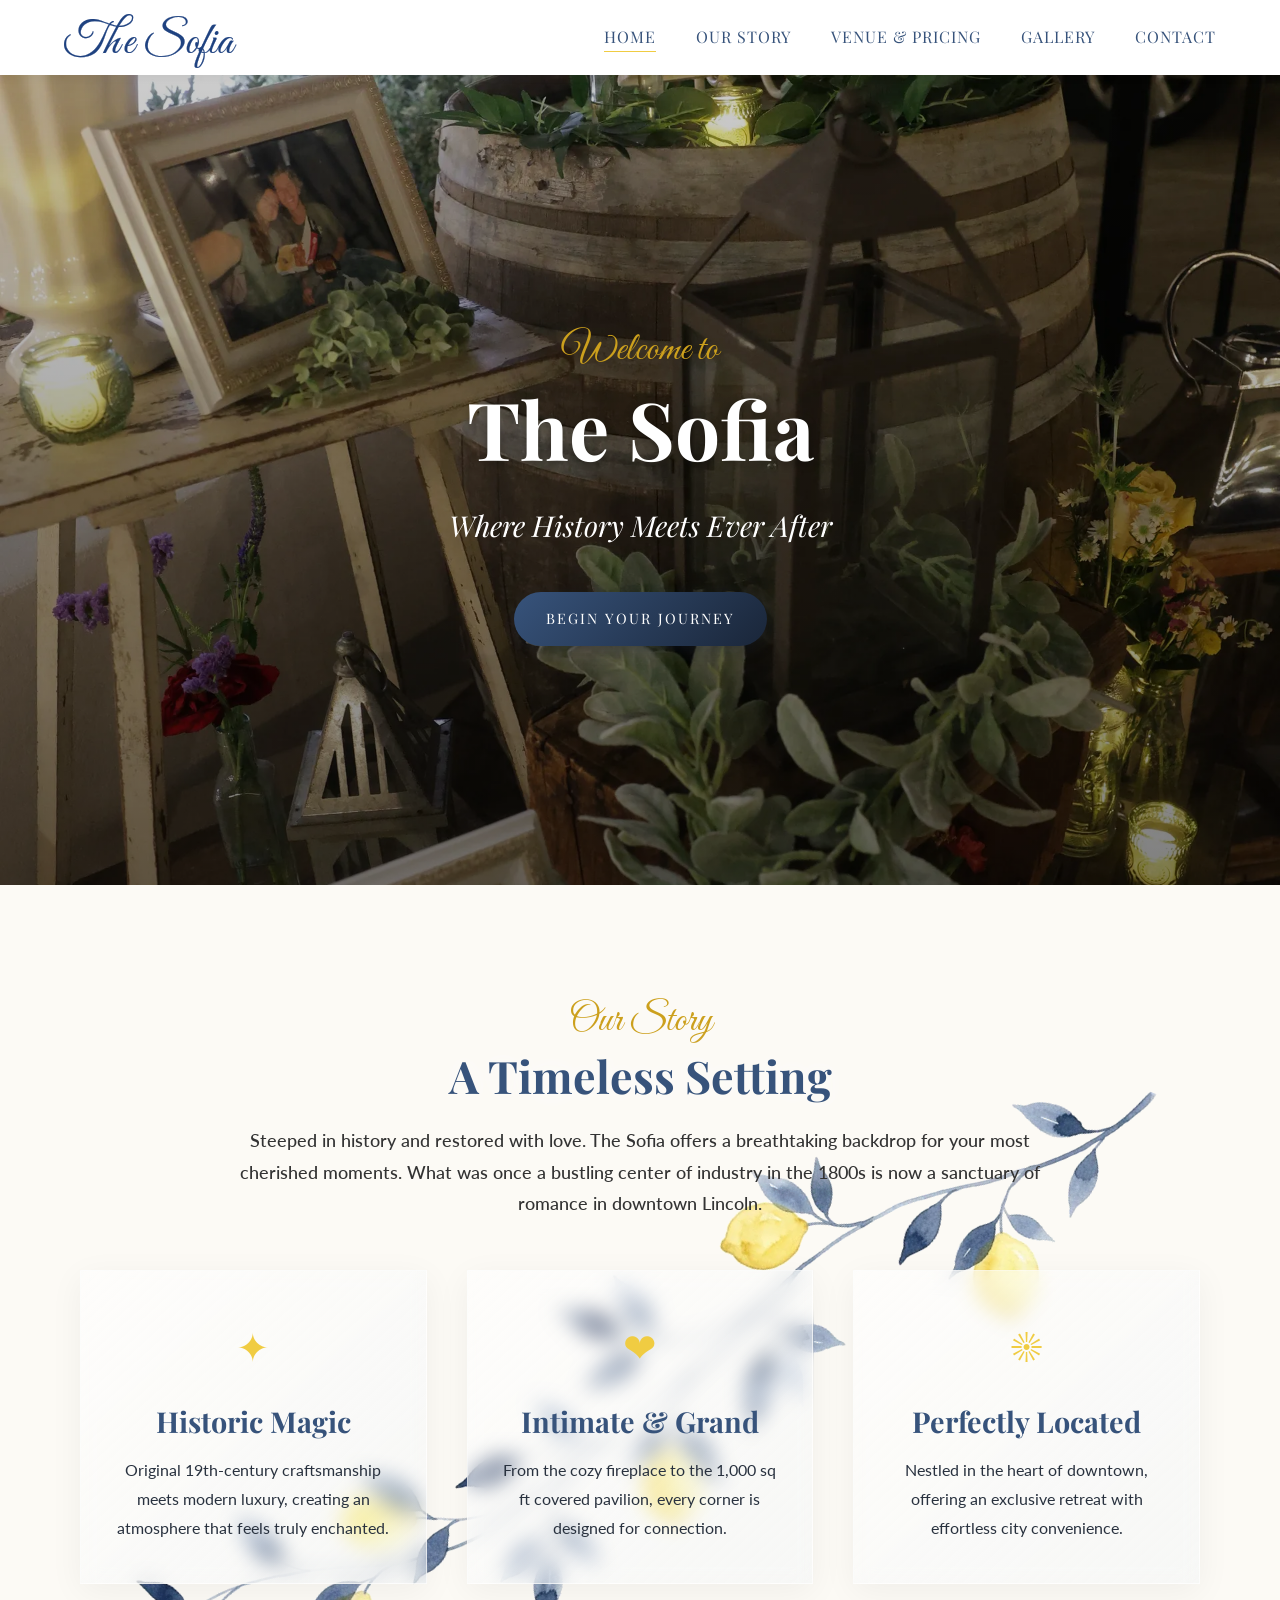
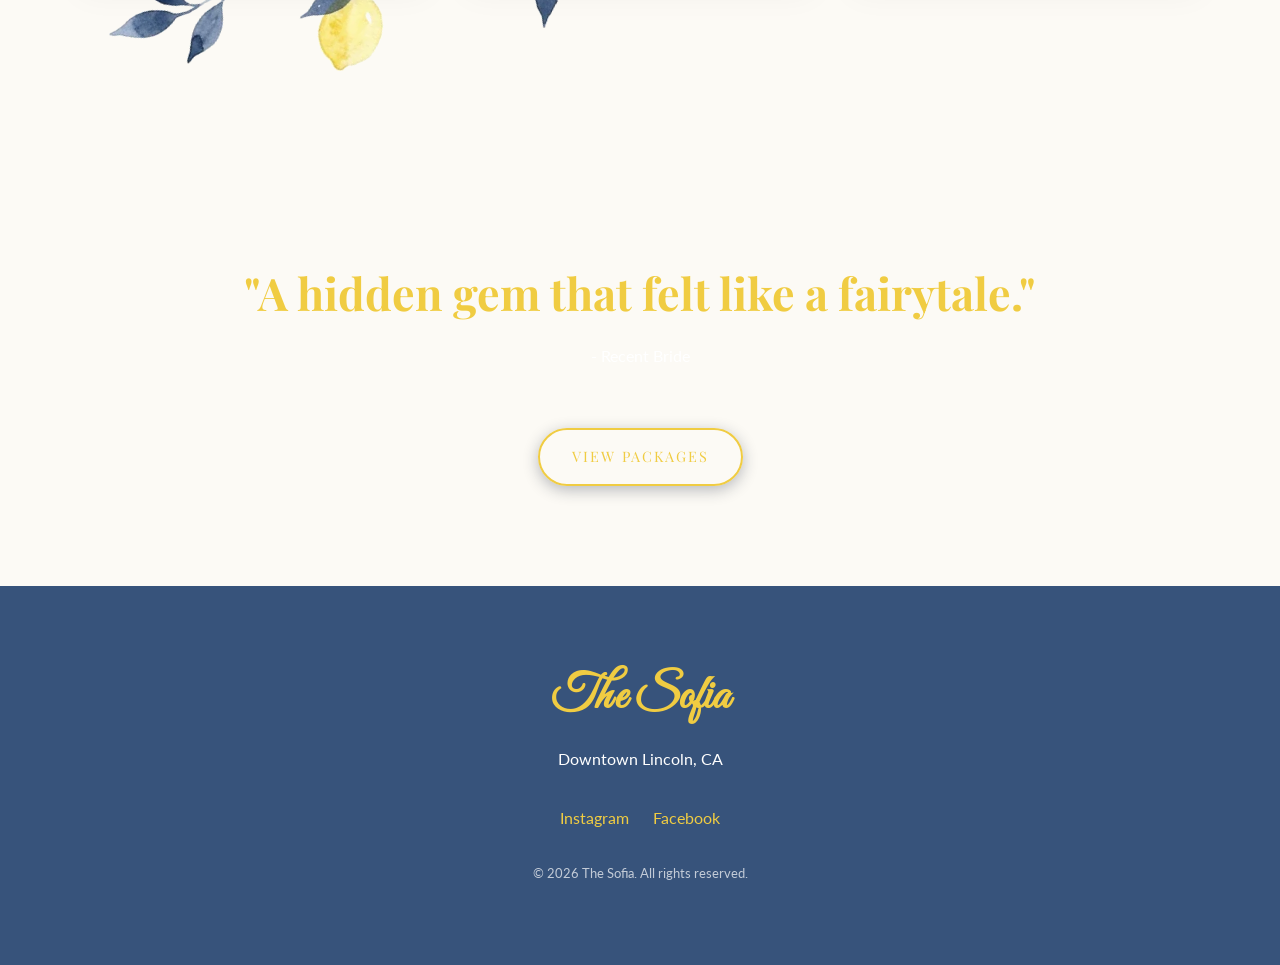
<file: index.html>
<!DOCTYPE html>
<html lang="en">

<head>
    <meta charset="UTF-8">
    <meta name="viewport" content="width=device-width, initial-scale=1.0">
    <title>The Sofia | A Magical Historic Venue</title>

    <!-- Performance Preloads -->
    <link rel="preload" as="image" href="R6II3298.webp?v=3">

    <!-- Google Fonts -->
    <link rel="preconnect" href="https://fonts.googleapis.com">
    <link rel="preconnect" href="https://fonts.gstatic.com" crossorigin>
    <link
        href="https://fonts.googleapis.com/css2?family=Great+Vibes&family=Lato:wght@300;400;700&family=Playfair+Display:ital,wght@0,400;0,700;1,400&display=swap"
        rel="stylesheet">

    <link rel="stylesheet" href="style.css?v=10">
</head>

<body>

    <!-- Header -->
    <header>
        <div class="container navbar">
            <div class="logo">
                <a href="index.html">The Sofia</a>
            </div>
            <nav>
                <ul class="nav-links">
                    <li><a href="index.html" class="active">Home</a></li>
                    <li><a href="history.html">Our Story</a></li>
                    <li><a href="venue.html">Venue & Pricing</a></li>
                    <li><a href="gallery.html">Gallery</a></li>
                    <li><a href="contact.html">Contact</a></li>
                </ul>
                <div class="hamburger">
                    <span>&#9776;</span>
                </div>
            </nav>
        </div>
    </header>

    <!-- Hero Section (Parallax) -->
    <!-- Using a high-quality event photo R6II3298.webp?v=3 instead of drone shot -->
    <section class="hero" style="background-image: url('R6II3298.webp?v=3');">
        <div class="hero-content">
            <span class="script-text">Welcome to</span>
            <h1>The Sofia</h1>
            <p>Where History Meets Ever After</p>
            <a href="venue.html" class="btn">Begin Your Journey</a>
        </div>
    </section>

    <!-- Intro & Features Section -->
    <section class="section-padding text-center" style="position: relative; overflow: hidden; background-color: var(--background-color); padding-bottom: 180px;">
        <div class="container" style="position: relative;">

            <!-- Diagonal vine decor -->
            <div class="decor-element decor-vine-diagonal" style="top: -50px; left: 50%; transform: translateX(-50%) rotate(20deg); z-index: 1;"></div>
            
            <!-- Mobile bottom decor -->
            <div class="decor-element decor-vine-diagonal mobile-only-decor" style="bottom: -150px; left: 50%; transform: translateX(-50%) rotate(-160deg); z-index: 1;"></div>

            <div class="glow-text" style="position: relative; z-index: 2; max-width: 800px; margin: 0 auto;">
                <span class="script-text">Our Story</span>
                <h2>A Timeless Setting</h2>
                <p style="font-size: 1.1rem; color: #333; margin-top: 20px; margin-bottom: 50px; font-weight: 500;">
                    Steeped in history and restored with love. The Sofia offers a breathtaking
                    backdrop for your most cherished moments. What was once a bustling center of industry
                    in the 1800s is now a sanctuary of romance in downtown Lincoln.
                </p>
            </div>

            <div class="grid-3" style="position: relative; z-index: 2; text-align: left;">
                <div class="feature-card">
                    <span class="feature-icon" style="text-align: center; display: block;">✦</span>
                    <h3 style="text-align: center;">Historic Magic</h3>
                    <p style="text-align: center;">Original 19th-century craftsmanship meets modern luxury, creating an atmosphere that feels truly
                        enchanted.</p>
                </div>
                <div class="feature-card">
                    <span class="feature-icon" style="text-align: center; display: block;">❤</span>
                    <h3 style="text-align: center;">Intimate & Grand</h3>
                    <p style="text-align: center;">From the cozy fireplace to the 1,000 sq ft covered pavilion, every corner is designed for
                        connection.</p>
                </div>
                <div class="feature-card">
                    <span class="feature-icon" style="text-align: center; display: block;">☀</span>
                    <h3 style="text-align: center;">Perfectly Located</h3>
                    <p style="text-align: center;">Nestled in the heart of downtown, offering an exclusive retreat with effortless city convenience.
                    </p>
                </div>
            </div>
        </div>
    </section>

    <!-- Testimonial / Mood -->
    <section class="section-padding text-center"
        style="background-image: linear-gradient(rgba(26, 38, 57, 0.9), rgba(55, 83, 123, 0.85)), url('R6II3214.webp?v=3'); background-size: cover; background-attachment: fixed; color: white;">
        <div class="container">
            <h2 style="color: var(--secondary-color);">"A hidden gem that felt like a fairytale."</h2>
            <p style="margin-top: 20px;">- Recent Bride</p>
            <br><br>
            <a href="venue.html" class="btn"
                style="background: transparent; border: 2px solid var(--secondary-color); color: var(--secondary-color);">View
                Packages</a>
        </div>
    </section>

    <!-- Footer -->
    <footer style="background-color: var(--primary-color); color: var(--white); padding: 80px 0; text-align: center;">
        <div class="container">
            <h3 style="color: var(--secondary-color); font-family: var(--font-script); font-size: 3rem;">The Sofia</h3>
            <p>Downtown Lincoln, CA</p>
            <div style="margin: 30px 0;">
                <a href="#" style="color: var(--secondary-color); margin: 0 10px;">Instagram</a>
                <a href="#" style="color: var(--secondary-color); margin: 0 10px;">Facebook</a>
            </div>
            <p style="opacity: 0.7; font-size: 0.8rem;">&copy; 2026 The Sofia. All rights reserved.</p>
        </div>
    </footer>

    <script src="script.js"></script>
</body>

</html>
</file>
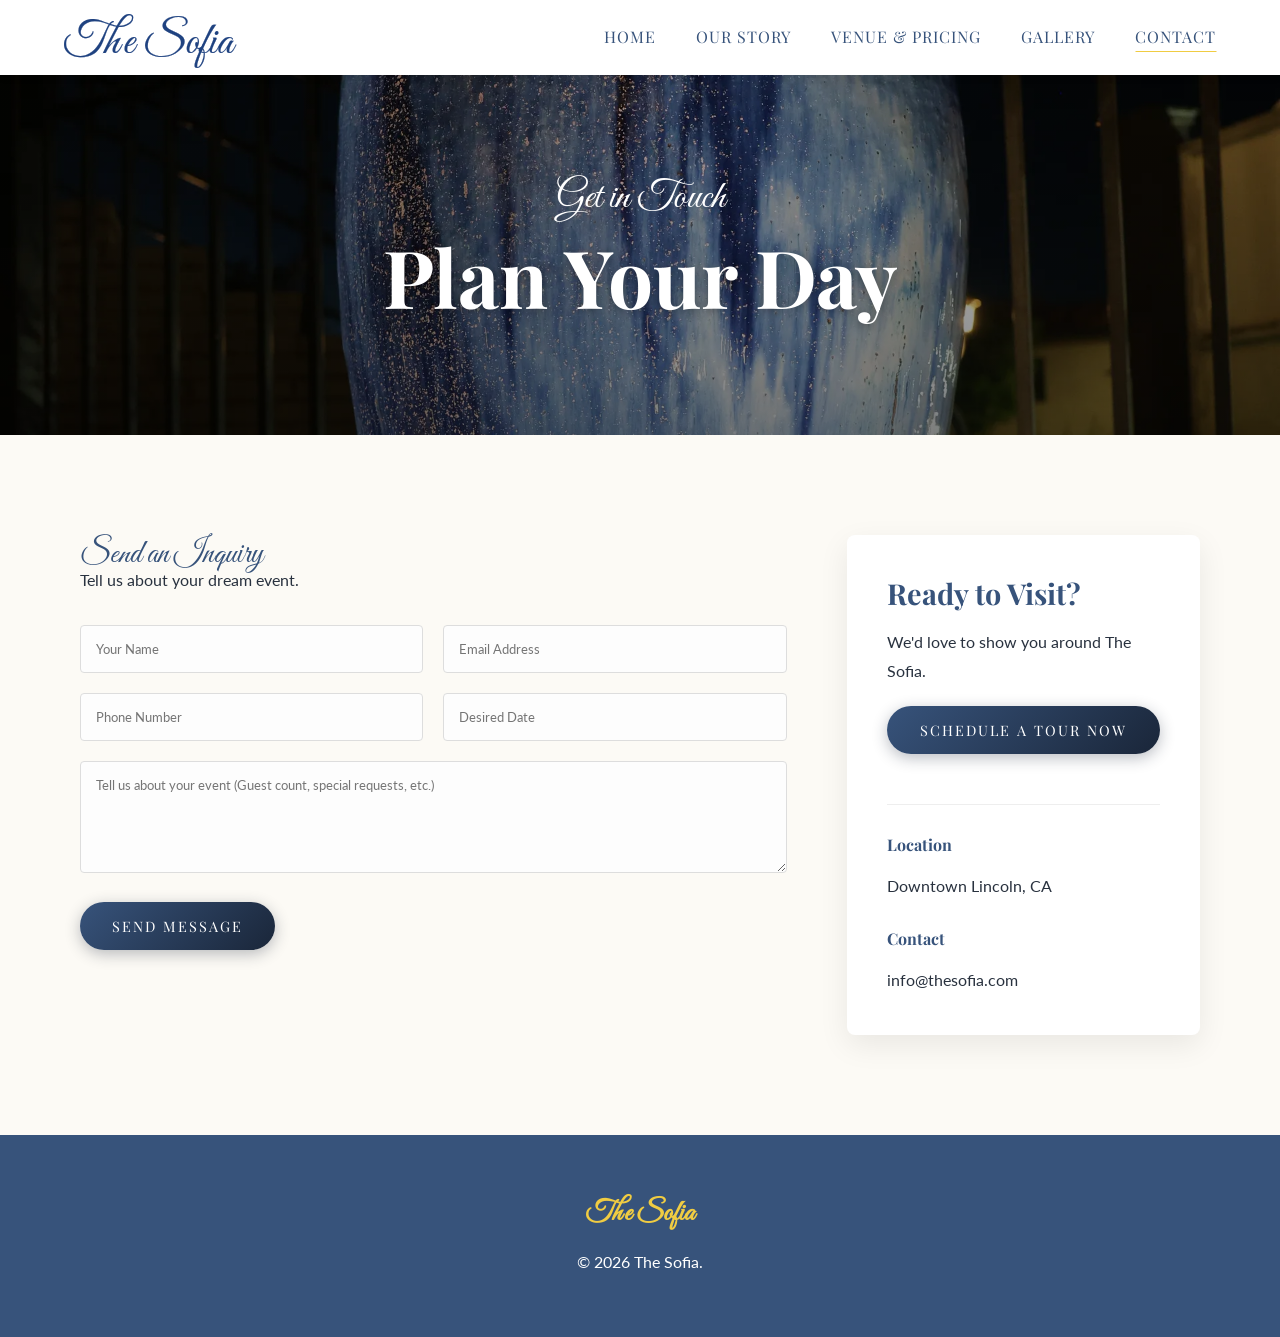
<file: contact.html>
<!DOCTYPE html>
<html lang="en">

<head>
    <meta charset="UTF-8">
    <meta name="viewport" content="width=device-width, initial-scale=1.0">
    <title>Contact | The Sofia</title>

    <link rel="preconnect" href="https://fonts.googleapis.com">
    <link rel="preconnect" href="https://fonts.gstatic.com" crossorigin>
    <link
        href="https://fonts.googleapis.com/css2?family=Great+Vibes&family=Lato:wght@300;400;700&family=Playfair+Display:ital,wght@0,400;0,700;1,400&display=swap"
        rel="stylesheet">

    <link rel="stylesheet" href="style.css?v=10">

    <style>
        .form-control {
            width: 100%;
            padding: 15px;
            border: 1px solid #ddd;
            background: #fdfdfd;
            border-radius: 4px;
            font-family: var(--font-body);
            margin-bottom: 20px;
        }

        .form-control:focus {
            outline: none;
            border-color: var(--secondary-color);
            background: white;
        }
    </style>
</head>

<body>

    <header>
        <div class="container navbar">
            <div class="logo"><a href="index.html">The Sofia</a></div>
            <nav>
                <ul class="nav-links">
                    <li><a href="index.html">Home</a></li>
                    <li><a href="history.html">Our Story</a></li>
                    <li><a href="venue.html">Venue & Pricing</a></li>
                    <li><a href="gallery.html">Gallery</a></li>
                    <li><a href="contact.html" class="active">Contact</a></li>
                </ul>
                <div class="hamburger"><span>&#9776;</span></div>
            </nav>
        </div>
    </header>

    <section class="hero" style="height: 40vh; background-image: url('R6II3320.webp?v=3');">
        <div class="hero-content">
            <span class="script-text" style="color: white;">Get in Touch</span>
            <h1>Plan Your Day</h1>
        </div>
    </section>

    <section class="section-padding">
        <div class="container">
            <div class="contact-grid">

                <div>
                    <h2 class="script-text" style="font-size: 2rem; color: var(--primary-color);">Send an Inquiry</h2>
                    <p style="margin-bottom: 30px;">Tell us about your dream event.</p>

                    <form onsubmit="event.preventDefault(); alert('Thank you! We will be in touch shortly.');">
                        <div class="form-row">
                            <input type="text" class="form-control" placeholder="Your Name" required>
                            <input type="email" class="form-control" placeholder="Email Address" required>
                        </div>
                        <div class="form-row">
                            <input type="tel" class="form-control" placeholder="Phone Number">
                            <input type="text" class="form-control" placeholder="Desired Date">
                        </div>
                        <textarea class="form-control" rows="5"
                            placeholder="Tell us about your event (Guest count, special requests, etc.)"></textarea>
                        <button type="submit" class="btn">Send Message</button>
                    </form>
                </div>

                <div style="background: white; padding: 40px; border-radius: 8px; box-shadow: var(--box-shadow);">
                    <h3>Ready to Visit?</h3>
                    <p style="margin-bottom: 20px;">We'd love to show you around The Sofia.</p>
                    <button class="btn" style="width: 100%; margin-bottom: 20px;"
                        onclick="startBooking('Tour')">Schedule a Tour Now</button>

                    <hr style="border: 0; border-top: 1px solid #eee; margin: 30px 0;">

                    <h4>Location</h4>
                    <p>Downtown Lincoln, CA</p>
                    <br>
                    <h4>Contact</h4>
                    <p>info@thesofia.com</p>
                </div>

            </div>
        </div>
    </section>

    <footer style="background-color: var(--primary-color); color: var(--white); padding: 60px 0; text-align: center;">
        <div class="container">
            <h3 style="color: var(--secondary-color); font-family: var(--font-script);">The Sofia</h3>
            <p>&copy; 2026 The Sofia.</p>
        </div>
    </footer>

    <script src="script.js"></script>
</body>

</html>
</file>
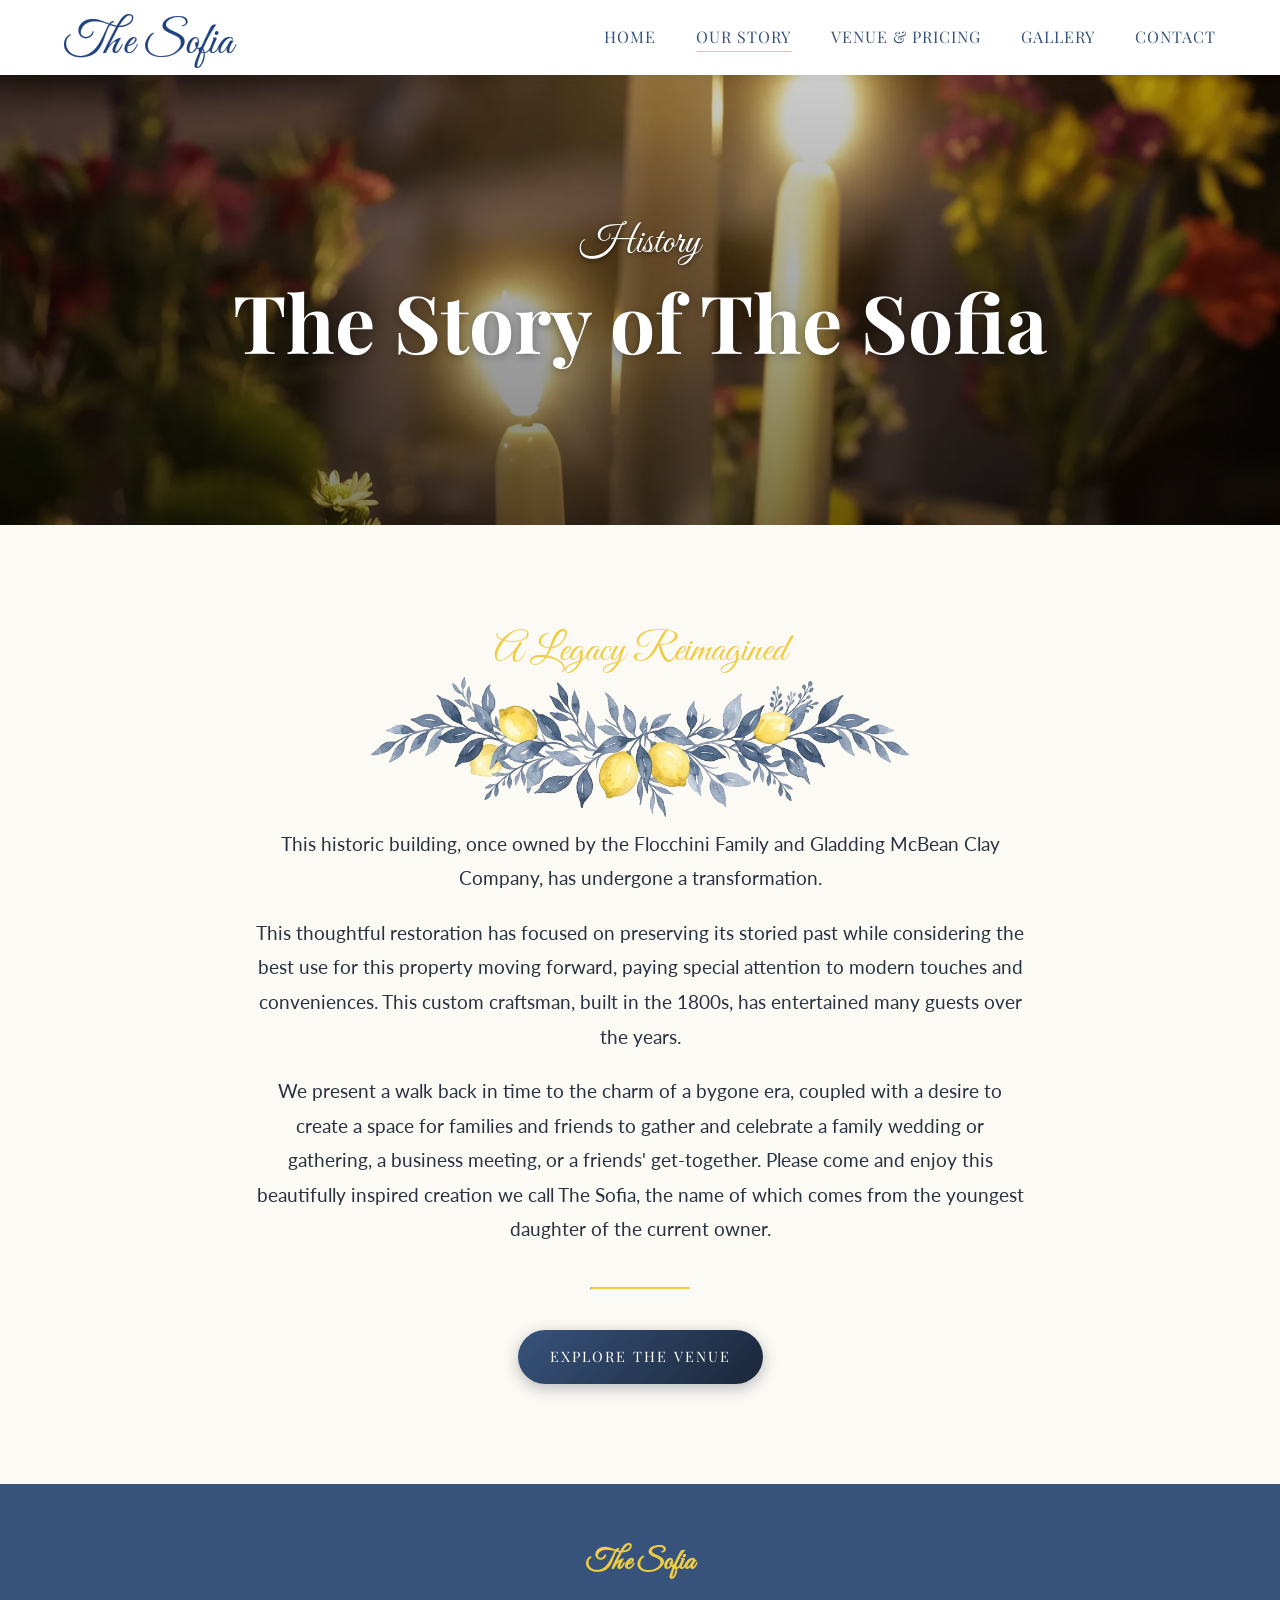
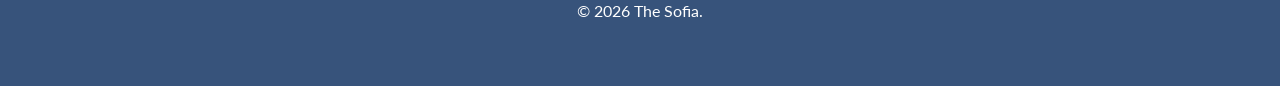
<file: history.html>
<!DOCTYPE html>
<html lang="en">

<head>
    <meta charset="UTF-8">
    <meta name="viewport" content="width=device-width, initial-scale=1.0">
    <title>Our Story | The Sofia</title>

    <link rel="preconnect" href="https://fonts.googleapis.com">
    <link rel="preconnect" href="https://fonts.gstatic.com" crossorigin>
    <link
        href="https://fonts.googleapis.com/css2?family=Great+Vibes&family=Lato:wght@300;400;700&family=Playfair+Display:ital,wght@0,400;0,700;1,400&display=swap"
        rel="stylesheet">

    <link rel="stylesheet" href="style.css?v=10">
</head>

<body>

    <header>
        <div class="container navbar">
            <div class="logo"><a href="index.html">The Sofia</a></div>
            <nav>
                <ul class="nav-links">
                    <li><a href="index.html">Home</a></li>
                    <li><a href="history.html" class="active">Our Story</a></li>
                    <li><a href="venue.html">Venue & Pricing</a></li>
                    <li><a href="gallery.html">Gallery</a></li>
                    <li><a href="contact.html">Contact</a></li>
                </ul>
                <div class="hamburger"><span>&#9776;</span></div>
            </nav>
        </div>
    </header>

    <section class="hero" style="height: 50vh; background-image: url('R6II3270.webp?v=3');">
        <div class="hero-content">
            <span class="script-text" style="color: white; text-shadow: 0 2px 5px rgba(0,0,0,0.5);">History</span>
            <h1>The Story of The Sofia</h1>
        </div>
    </section>

    <section class="section-padding">
        <div class="container" style="max-width: 800px; text-align: center;">
            <h2 class="script-text" style="color: var(--secondary-color);">A Legacy Reimagined</h2>
            
            <div class="decor-garland-container">
                <div class="decor-garland-img"></div>
            </div>

            <p style="font-size: 1.2rem; margin-bottom: 20px;">
                This historic building, once owned by the Flocchini Family and Gladding McBean Clay Company, has
                undergone a transformation.
            </p>
            <p style="font-size: 1.2rem; margin-bottom: 20px;">
                This thoughtful restoration has focused on preserving its storied past while considering the best use
                for this property moving forward, paying special attention to modern touches and conveniences. This
                custom craftsman, built in the 1800s, has entertained many guests over the years.
            </p>
            <p style="font-size: 1.2rem; margin-bottom: 40px;">
                We present a walk back in time to the charm of a bygone era, coupled with a desire to create a space for
                families and friends to gather and celebrate a family wedding or gathering, a business meeting, or a
                friends' get-together. Please come and enjoy this beautifully inspired creation we call The Sofia, the
                name of which comes from the youngest daughter of the current owner.
            </p>
            <hr style="width: 100px; margin: 0 auto 40px auto; border-top: 2px solid var(--secondary-color);">
            <a href="venue.html" class="btn">Explore the Venue</a>
        </div>
    </section>

    <footer style="background-color: var(--primary-color); color: var(--white); padding: 60px 0; text-align: center;">
        <div class="container">
            <h3 style="color: var(--secondary-color); font-family: var(--font-script);">The Sofia</h3>
            <p>&copy; 2026 The Sofia.</p>
        </div>
    </footer>

    <script src="script.js"></script>
</body>

</html>
</file>
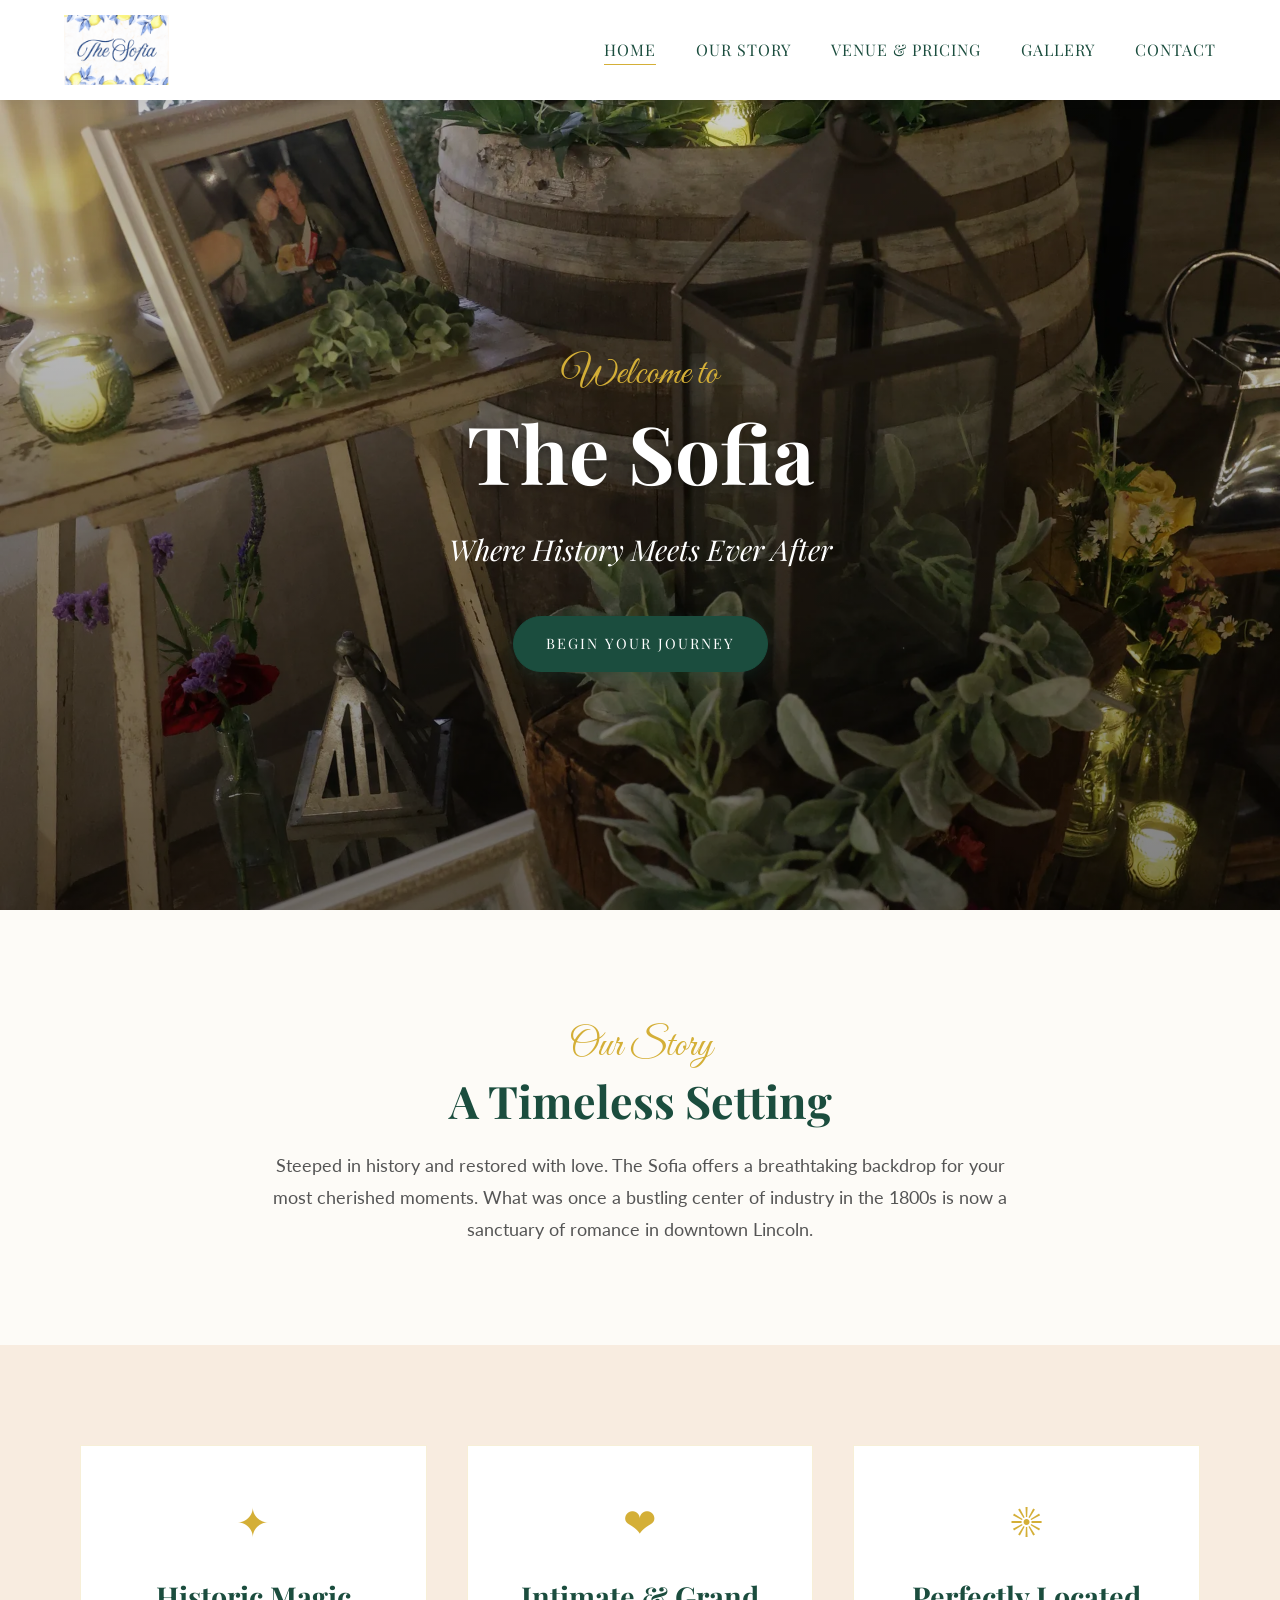
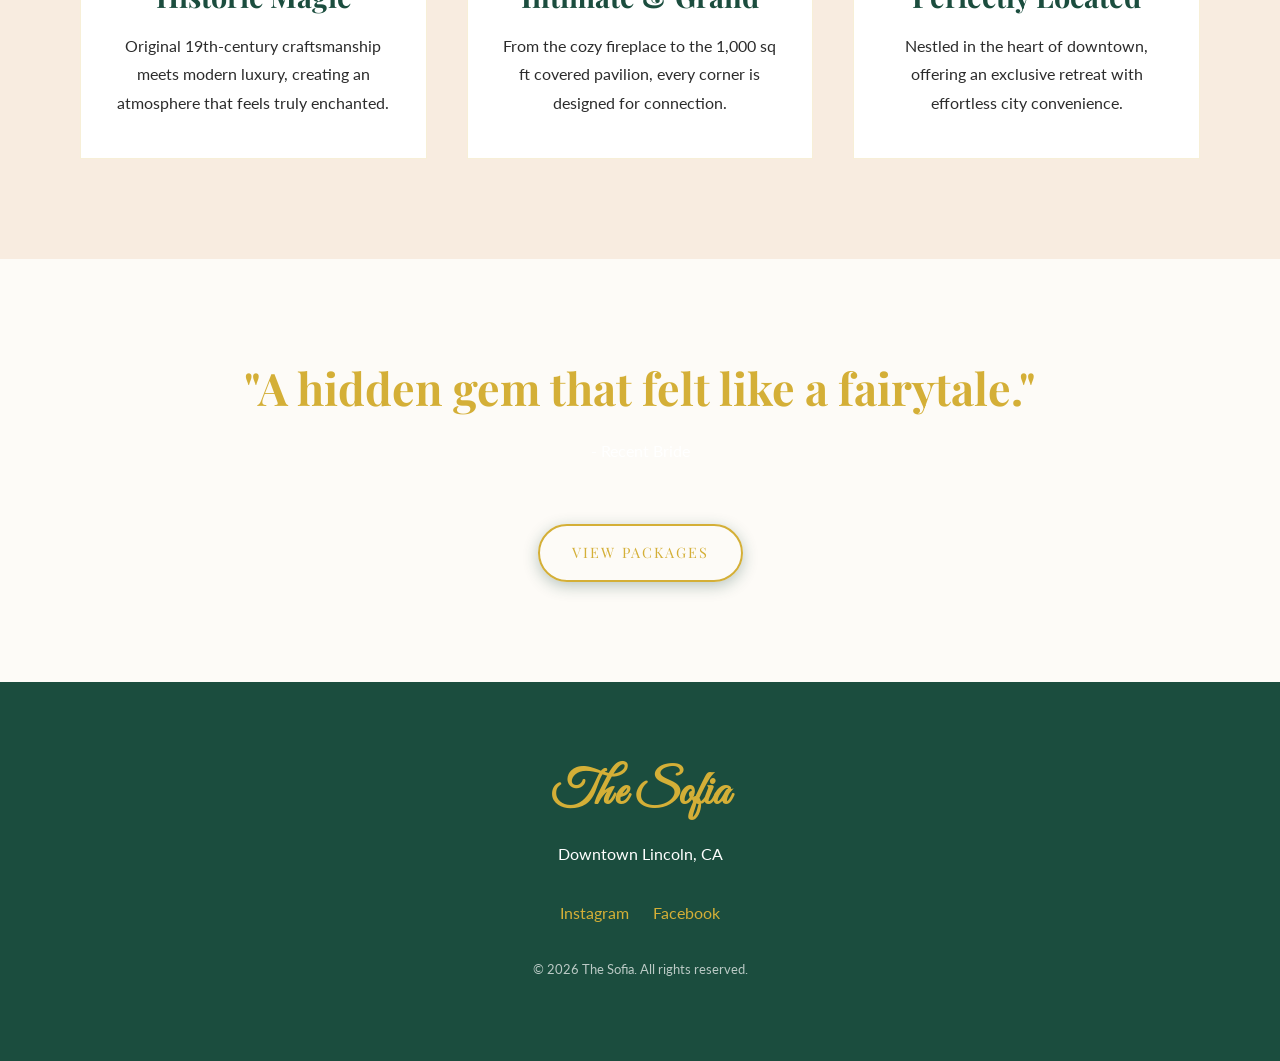
<file: prototype.html>
<!DOCTYPE html>
<html lang="en">

<head>
    <meta charset="UTF-8">
    <meta name="viewport" content="width=device-width, initial-scale=1.0">
    <title>The Sofia | A Magical Historic Venue</title>

    <!-- Google Fonts -->
    <link rel="preconnect" href="https://fonts.googleapis.com">
    <link rel="preconnect" href="https://fonts.gstatic.com" crossorigin>
    <link
        href="https://fonts.googleapis.com/css2?family=Great+Vibes&family=Lato:wght@300;400;700&family=Playfair+Display:ital,wght@0,400;0,700;1,400&display=swap"
        rel="stylesheet">

    <style>
        /* --- CORE STYLES from style.css?v=7 --- */
        :root {
            --primary-color: #1B4D3E;
            --secondary-color: #D4AF37;
            --accent-color: #F8ECE0;
            --text-color: #2C2C2C;
            --background-color: #FDFBF7;
            --white: #FFFFFF;
            --font-heading: 'Playfair Display', serif;
            --font-body: 'Lato', sans-serif;
            --font-script: 'Great Vibes', cursive;
            --spacing-sm: 8px;
            --spacing-md: 16px;
            --spacing-lg: 32px;
            --spacing-xl: 64px;
            --border-radius: 8px;
            --box-shadow: 0 10px 30px rgba(0, 0, 0, 0.08);
        }

        @keyframes fadeIn {
            from {
                opacity: 0;
                transform: translateY(20px);
            }

            to {
                opacity: 1;
                transform: translateY(0);
            }
        }

        * {
            margin: 0;
            padding: 0;
            box-sizing: border-box;
        }

        body {
            font-family: var(--font-body);
            background-color: var(--background-color);
            color: var(--text-color);
            line-height: 1.8;
            overflow-x: hidden;
        }

        h1,
        h2,
        h3,
        h4 {
            font-family: var(--font-heading);
            color: var(--primary-color);
            margin-bottom: var(--spacing-md);
            line-height: 1.3;
        }

        h1 {
            font-size: 3.5rem;
        }

        h2 {
            font-size: 2.8rem;
        }

        h3 {
            font-size: 1.8rem;
        }

        .script-text {
            font-family: var(--font-script);
            color: var(--secondary-color);
            font-size: 2.5rem;
            font-weight: normal;
            display: block;
            margin-bottom: -10px;
        }

        a {
            text-decoration: none;
            color: inherit;
            transition: all 0.3s ease;
        }

        ul {
            list-style: none;
        }

        img {
            max-width: 100%;
            height: auto;
            display: block;
        }

        /* Utilities */
        .container {
            width: 90%;
            max-width: 1200px;
            margin: 0 auto;
            padding: 0 var(--spacing-md);
        }

        .btn {
            display: inline-block;
            padding: 14px 32px;
            background-color: var(--primary-color);
            color: var(--white);
            font-family: var(--font-heading);
            text-transform: uppercase;
            letter-spacing: 2px;
            border: 1px solid var(--primary-color);
            border-radius: 50px;
            transition: all 0.4s ease;
            cursor: pointer;
            font-size: 0.9rem;
            box-shadow: 0 4px 15px rgba(27, 77, 62, 0.3);
        }

        .btn:hover {
            background-color: var(--secondary-color);
            border-color: var(--secondary-color);
            color: var(--white);
            transform: translateY(-2px);
            box-shadow: 0 8px 25px rgba(212, 175, 55, 0.4);
        }

        .btn-secondary {
            background-color: transparent;
            color: var(--primary-color);
            border-color: var(--primary-color);
        }

        .btn-secondary:hover {
            background-color: var(--primary-color);
            color: var(--white);
        }

        .section-padding {
            padding: 100px 0;
        }

        .text-center {
            text-align: center;
        }

        /* Header & Navigation */
        header {
            background-color: rgba(255, 255, 255, 0.95);
            backdrop-filter: blur(10px);
            box-shadow: 0 2px 10px rgba(0, 0, 0, 0.05);
            position: sticky;
            top: 0;
            z-index: 1000;
            transition: all 0.3s ease;
        }

        .navbar {
            display: flex;
            justify-content: space-between;
            align-items: center;
            padding: 15px 0;
        }

        .logo img {
            height: 70px;
        }

        .nav-links {
            display: flex;
            gap: 40px;
        }

        .nav-links a {
            font-family: var(--font-heading);
            font-size: 1rem;
            color: var(--primary-color);
            text-transform: uppercase;
            letter-spacing: 1px;
            position: relative;
        }

        .nav-links a::after {
            content: '';
            position: absolute;
            width: 0;
            height: 1px;
            bottom: -5px;
            left: 50%;
            transform: translateX(-50%);
            background-color: var(--secondary-color);
            transition: width 0.3s ease;
        }

        .nav-links a:hover::after,
        .nav-links a.active::after {
            width: 100%;
        }

        .hamburger {
            display: none;
            cursor: pointer;
            color: var(--primary-color);
            font-size: 1.8rem;
        }

        /* Hero Section with Parallax */
        .hero {
            height: 90vh;
            background-attachment: fixed;
            background-position: center;
            background-repeat: no-repeat;
            background-size: cover;
            display: flex;
            align-items: center;
            justify-content: center;
            text-align: center;
            color: var(--white);
            position: relative;
        }

        .hero::before {
            content: '';
            position: absolute;
            top: 0;
            left: 0;
            right: 0;
            bottom: 0;
            background: linear-gradient(rgba(0, 0, 0, 0.2), rgba(0, 0, 0, 0.5));
        }

        .hero-content {
            position: relative;
            z-index: 1;
            animation: fadeIn 1.5s ease-out;
        }

        .hero-content h1 {
            font-size: 5rem;
            color: var(--white);
            text-shadow: 0 2px 10px rgba(0, 0, 0, 0.3);
            margin-bottom: 20px;
        }

        .hero-content p {
            font-size: 1.8rem;
            font-style: italic;
            font-family: var(--font-heading);
            margin-bottom: 40px;
        }

        /* Feature Cards */
        .grid-3 {
            display: grid;
            grid-template-columns: repeat(3, 1fr);
            gap: 40px;
        }

        .feature-card {
            background: var(--white);
            padding: 40px 30px;
            border: 1px solid rgba(212, 175, 55, 0.2);
            text-align: center;
            transition: all 0.5s ease;
            animation: fadeIn 1s ease-out;
            animation-fill-mode: both;
        }

        .feature-card:hover {
            transform: translateY(-10px);
            box-shadow: var(--box-shadow);
            border-color: var(--secondary-color);
        }

        .feature-icon {
            font-size: 2.5rem;
            color: var(--secondary-color);
            margin-bottom: 20px;
            display: block;
        }

        /* Masonry Gallery */
        .masonry-grid {
            column-count: 3;
            column-gap: 20px;
        }

        .masonry-item {
            break-inside: avoid;
            margin-bottom: 20px;
        }

        .masonry-item img {
            border-radius: var(--border-radius);
            transition: transform 0.5s ease;
            width: 100%;
        }

        .masonry-item:hover img {
            transform: scale(1.02);
            box-shadow: var(--box-shadow);
        }

        /* Responsive */
        @media (max-width: 768px) {
            .nav-links {
                position: fixed;
                background-color: var(--white);
                flex-direction: column;
                top: 80px;
                left: 0;
                right: 0;
                text-align: center;
                padding: 40px;
                transform: translateY(-150%);
                transition: transform 0.5s ease;
                box-shadow: var(--box-shadow);
            }

            .nav-links.active {
                transform: translateY(0);
            }

            .hamburger {
                display: block;
            }

            .hero-content h1 {
                font-size: 3rem;
            }

            .grid-3 {
                grid-template-columns: 1fr;
            }

            .masonry-grid {
                column-count: 1;
            }
        }

        /* --- PAGE SPECIFIC STYLES (Venue) --- */
        .pricing-section {
            position: relative;
            z-index: 10;
            margin-top: -60px;
        }

        .pricing-card {
            background: white;
            padding: 50px 30px;
            border-radius: 8px;
            box-shadow: 0 20px 50px rgba(0, 0, 0, 0.1);
            text-align: center;
            border-top: 5px solid var(--secondary-color);
            position: relative;
            overflow: hidden;
        }

        .price {
            font-size: 3.5rem;
            color: var(--primary-color);
            font-family: var(--font-heading);
            margin: 20px 0;
            font-weight: 700;
        }

        .price span {
            font-size: 1rem;
            color: #777;
            font-weight: 400;
        }

        .amenity-check {
            text-align: left;
            margin: 30px 0;
            font-size: 0.95rem;
            color: #555;
        }

        .amenity-check li {
            margin-bottom: 12px;
            padding-left: 25px;
            position: relative;
        }

        .amenity-check li::before {
            content: '✦';
            color: var(--secondary-color);
            position: absolute;
            left: 0;
            font-size: 1.2rem;
        }

        /* --- PAGE SPECIFIC STYLES (Contact) --- */
        .form-control {
            width: 100%;
            padding: 15px;
            border: 1px solid #ddd;
            background: #fdfdfd;
            border-radius: 4px;
            font-family: var(--font-body);
            margin-bottom: 20px;
        }

        .form-control:focus {
            outline: none;
            border-color: var(--secondary-color);
            background: white;
        }

        /* --- SPA SPECIFIC STYLES --- */
        .page-section {
            display: none;
            opacity: 0;
            transition: opacity 0.5s ease;
        }

        .page-section.active {
            display: block;
            opacity: 1;
            animation: fadeIn 0.5s ease-out;
        }
    </style>
</head>

<body>

    <!-- Header (Shared) -->
    <header>
        <div class="container navbar">
            <div class="logo">
                <a href="#home">
                    <img src="Logo.png" alt="The Sofia Logo">
                </a>
            </div>
            <nav>
                <ul class="nav-links">
                    <li><a href="#home" class="active">Home</a></li>
                    <li><a href="#history">Our Story</a></li>
                    <li><a href="#venue">Venue & Pricing</a></li>
                    <li><a href="#gallery">Gallery</a></li>
                    <li><a href="#contact">Contact</a></li>
                </ul>
                <div class="hamburger">
                    <span>&#9776;</span>
                </div>
            </nav>
        </div>
    </header>

    <main>
        <!-- HOME SECTION -->
        <div id="home" class="page-section active">
            <!-- Hero Section (Parallax) -->
            <!-- Using a high-quality event photo R6II3298.webp?v=3 instead of drone shot -->
            <section class="hero" style="background-image: url('R6II3298.webp?v=3');">
                <div class="hero-content">
                    <span class="script-text">Welcome to</span>
                    <h1>The Sofia</h1>
                    <p>Where History Meets Ever After</p>
                    <a href="#venue" class="btn">Begin Your Journey</a>
                </div>
            </section>

            <!-- Intro Section -->
            <section class="section-padding text-center">
                <div class="container" style="max-width: 800px;">
                    <span class="script-text">Our Story</span>
                    <h2>A Timeless Setting</h2>
                    <p style="font-size: 1.1rem; color: #555; margin-top: 20px;">
                        Steeped in history and restored with love. The Sofia offers a breathtaking
                        backdrop for your most cherished moments. What was once a bustling center of industry
                        in the 1800s is now a sanctuary of romance in downtown Lincoln.
                    </p>
                </div>
            </section>

            <!-- Features -->
            <section class="section-padding" style="background-color: var(--accent-color);">
                <div class="container">
                    <div class="grid-3">
                        <div class="feature-card">
                            <span class="feature-icon">✦</span>
                            <h3>Historic Magic</h3>
                            <p>Original 19th-century craftsmanship meets modern luxury, creating an atmosphere that
                                feels truly
                                enchanted.</p>
                        </div>
                        <div class="feature-card">
                            <span class="feature-icon">❤</span>
                            <h3>Intimate & Grand</h3>
                            <p>From the cozy fireplace to the 1,000 sq ft covered pavilion, every corner is designed for
                                connection.</p>
                        </div>
                        <div class="feature-card">
                            <span class="feature-icon">☀</span>
                            <h3>Perfectly Located</h3>
                            <p>Nestled in the heart of downtown, offering an exclusive retreat with effortless city
                                convenience.
                            </p>
                        </div>
                    </div>
                </div>
            </section>

            <!-- Testimonial / Mood -->
            <section class="section-padding text-center"
                style="background-image: linear-gradient(rgba(27, 77, 62, 0.9), rgba(27, 77, 62, 0.9)), url('R6II3214.webp?v=3'); background-size: cover; background-attachment: fixed; color: white;">
                <div class="container">
                    <h2 style="color: var(--secondary-color);">"A hidden gem that felt like a fairytale."</h2>
                    <p style="margin-top: 20px;">- Recent Bride</p>
                    <br><br>
                    <a href="#venue" class="btn"
                        style="background: transparent; border: 2px solid var(--secondary-color); color: var(--secondary-color);">View
                        Packages</a>
                </div>
            </section>
        </div>

        <!-- HISTORY SECTION -->
        <div id="history" class="page-section">
            <section class="hero" style="height: 50vh; background-image: url('R6II3270.webp?v=3');">
                <div class="hero-content">
                    <span class="script-text"
                        style="color: white; text-shadow: 0 2px 5px rgba(0,0,0,0.5);">History</span>
                    <h1>The Story of The Sofia</h1>
                </div>
            </section>

            <section class="section-padding">
                <div class="container" style="max-width: 800px; text-align: center;">
                    <h2 class="script-text" style="color: var(--secondary-color);">A Legacy Reimagined</h2>
                    <br>
                    <p style="font-size: 1.2rem; margin-bottom: 20px;">
                        This historic building, once owned by the Flocchini Family and Gladding McBean Clay Company, has
                        undergone a transformation.
                    </p>
                    <p style="font-size: 1.2rem; margin-bottom: 20px;">
                        This thoughtful restoration has focused on preserving its storied past while considering the
                        best use
                        for this property moving forward, paying special attention to modern touches and conveniences.
                        This
                        custom craftsman, built in the 1800s, has entertained many guests over the years.
                    </p>
                    <p style="font-size: 1.2rem; margin-bottom: 40px;">
                        We present a walk back in time to the charm of a bygone era, coupled with a desire to create a
                        space for
                        families and friends to gather and celebrate a family wedding or gathering, a business meeting,
                        or a
                        friends' get-together. Please come and enjoy this beautifully inspired creation we call The
                        Sofia, the
                        name of which comes from the youngest daughter of the current owner.
                    </p>
                    <hr style="width: 100px; margin: 0 auto 40px auto; border-top: 2px solid var(--secondary-color);">
                    <a href="#venue" class="btn">Explore the Venue</a>
                </div>
            </section>
        </div>

        <!-- VENUE SECTION -->
        <div id="venue" class="page-section">
            <!-- Page Header -->
            <section class="hero" style="height: 50vh; background-image: url('R6II3285.webp?v=3');">
                <div class="hero-content">
                    <span class="script-text"
                        style="color: white; text-shadow: 0 2px 5px rgba(0,0,0,0.5);">Investment</span>
                    <h1>The Venue</h1>
                </div>
            </section>

            <!-- Pricing Packages -->
            <section class="section-padding pricing-section">
                <div class="container">
                    <div class="grid-3" style="justify-content: center; gap: 30px;">

                        <!-- Package 1 -->
                        <div class="pricing-card">
                            <h3>The Classic</h3>
                            <p>Perfect for intimate gatherings and elegant receptions.</p>
                            <div class="price">$4,995 <span>/ 24 hrs</span></div>
                            <ul class="amenity-check">
                                <li>Exclusive use of Venue (1000 sq ft pavilion)</li>
                                <li>Full Audio/Visual & Bluetooth System</li>
                                <li>Serving Bar & Gas Fireplace</li>
                                <li>Full Prep Kitchen (BBQ, Fridge, Warmers)</li>
                                <li>Tables, Chairs & Seat Covers</li>
                                <li>Misters & Patio Heaters</li>
                            </ul>
                            <!-- Calendly Integration Hook -->
                            <button class="btn" onclick="startBooking('Classic Package')">Select Package</button>
                        </div>

                        <!-- Package 2 -->
                        <div class="pricing-card"
                            style="transform: scale(1.05); border-color: var(--primary-color); z-index: 2;">
                            <div
                                style="background: var(--primary-color); color: white; padding: 5px 15px; position: absolute; top: 20px; right: -30px; transform: rotate(45deg); width: 150px; font-size: 0.8rem; font-weight: bold; font-family: sans-serif;">
                                POPULAR</div>
                            <h3>The Celebration</h3>
                            <p>Includes our premium dance floor for the ultimate party.</p>
                            <div class="price">$5,495 <span>/ 24 hrs</span></div>
                            <ul class="amenity-check">
                                <li><strong>Everything in Classic, plus:</strong></li>
                                <li>30 x 30 Parquet Dance Floor included</li>
                                <li>Dance floor setup & takedown included</li>
                                <li>Priority Vendor Access</li>
                            </ul>
                            <button class="btn" onclick="startBooking('Celebration Package')">Select Package</button>
                        </div>

                        <!-- Deposits Info -->
                        <div class="pricing-card" style="background: var(--accent-color); border: none;">
                            <h3>Details</h3>
                            <p style="margin-bottom: 20px;">Transparent policies for peace of mind.</p>
                            <ul class="amenity-check" style="color: var(--text-color);">
                                <li><strong>Deposit:</strong> $500 to save your date (Deducted from total).</li>
                                <li><strong>Payment:</strong> 50% due 7 days after booking.</li>
                                <li><strong>Cleaning:</strong> $500 Refundable deposit.</li>
                                <li><strong>Cancellation:</strong> Flexible options available > 30 days out.</li>
                            </ul>
                            <button class="btn btn-secondary" onclick="startBooking('Tour')">Schedule a Tour</button>
                        </div>

                    </div>
                </div>
            </section>
        </div>

        <!-- GALLERY SECTION -->
        <div id="gallery" class="page-section">
            <section class="hero"
                style="height: 40vh; background-image: url('R6II3358.webp?v=3'); background-position: center 80%; background-attachment: scroll;">
                <div class="hero-content">
                    <span class="script-text"
                        style="color: white; text-shadow: 0 2px 5px rgba(0,0,0,0.5);">Moments</span>
                    <h1>Real Weddings</h1>
                </div>
            </section>

            <section class="section-padding">
                <div class="container">
                    <div class="masonry-grid">
                        <!-- User Selected Images -->
                        <div class="masonry-item"><img src="R6II3279.webp?v=3" alt="Gallery Image 1"></div>
                        <div class="masonry-item"><img src="R6II3176.webp?v=3" alt="Gallery Image 2"></div>
                        <div class="masonry-item"><img src="R6II3271.webp?v=3" alt="Gallery Image 3"></div>
                        <div class="masonry-item"><img src="R6II3298.webp?v=3" alt="Gallery Image 4"></div>
                        <div class="masonry-item"><img src="R6II3320.webp?v=3" alt="Gallery Image 5"></div>
                        <div class="masonry-item"><img src="R6II3358.webp?v=3" alt="Gallery Image 6"></div>
                        <div class="masonry-item"><img src="R6II3361.webp?v=3" alt="Gallery Image 7"></div>
                        <div class="masonry-item"><img src="R6II3211.webp?v=3" alt="Gallery Image 8"></div>
                        <div class="masonry-item"><img src="DJI_20250510201046_0003_D.webp?v=3" alt="Gallery Image 9"></div>
                    </div>
                </div>
            </section>
        </div>

        <!-- CONTACT SECTION -->
        <div id="contact" class="page-section">
            <section class="hero" style="height: 40vh; background-image: url('R6II3320.webp?v=3');">
                <div class="hero-content">
                    <span class="script-text" style="color: white;">Get in Touch</span>
                    <h1>Plan Your Day</h1>
                </div>
            </section>

            <section class="section-padding">
                <div class="container">
                    <div class="grid-3" style="grid-template-columns: 2fr 1fr; gap: 60px; align-items: start;">

                        <div>
                            <h2 class="script-text" style="font-size: 2rem; color: var(--primary-color);">Send an
                                Inquiry</h2>
                            <p style="margin-bottom: 30px;">Tell us about your dream event.</p>

                            <form onsubmit="event.preventDefault(); alert('Thank you! We will be in touch shortly.');">
                                <div class="grid-3" style="grid-template-columns: 1fr 1fr; gap: 20px;">
                                    <input type="text" class="form-control" placeholder="Your Name" required>
                                    <input type="email" class="form-control" placeholder="Email Address" required>
                                </div>
                                <div class="grid-3" style="grid-template-columns: 1fr 1fr; gap: 20px;">
                                    <input type="tel" class="form-control" placeholder="Phone Number">
                                    <input type="text" class="form-control" placeholder="Desired Date">
                                </div>
                                <textarea class="form-control" rows="5"
                                    placeholder="Tell us about your event (Guest count, special requests, etc.)"></textarea>
                                <button type="submit" class="btn">Send Message</button>
                            </form>
                        </div>

                        <div
                            style="background: white; padding: 40px; border-radius: 8px; box-shadow: var(--box-shadow);">
                            <h3>Ready to Visit?</h3>
                            <p style="margin-bottom: 20px;">We'd love to show you around The Sofia.</p>
                            <button class="btn" style="width: 100%; margin-bottom: 20px;"
                                onclick="startBooking('Tour')">Schedule a Tour Now</button>

                            <hr style="border: 0; border-top: 1px solid #eee; margin: 30px 0;">

                            <h4>Location</h4>
                            <p>Downtown Lincoln, CA</p>
                            <br>
                            <h4>Contact</h4>
                            <p>info@thesofia.com</p>
                        </div>

                    </div>
                </div>
            </section>
        </div>

    </main>

    <!-- Footer (Shared) -->
    <footer style="background-color: var(--primary-color); color: var(--white); padding: 80px 0; text-align: center;">
        <div class="container">
            <h3 style="color: var(--secondary-color); font-family: var(--font-script); font-size: 3rem;">The Sofia</h3>
            <p>Downtown Lincoln, CA</p>
            <div style="margin: 30px 0;">
                <a href="#" style="color: var(--secondary-color); margin: 0 10px;">Instagram</a>
                <a href="#" style="color: var(--secondary-color); margin: 0 10px;">Facebook</a>
            </div>
            <p style="opacity: 0.7; font-size: 0.8rem;">&copy; 2026 The Sofia. All rights reserved.</p>
        </div>
    </footer>

    <script>
        document.addEventListener('DOMContentLoaded', () => {
            // Mobile Navigation
            const hamburger = document.querySelector('.hamburger');
            const navLinks = document.querySelector('.nav-links');

            if (hamburger) {
                hamburger.addEventListener('click', () => {
                    navLinks.classList.toggle('active');
                });
            }

            // Placeholder functions for buttons
            window.requestBooking = function () {
                alert("Thank you for your interest! Booking features coming soon.");
            };

            window.startBooking = function (pkg) {
                alert("You selected: " + pkg + ". Booking calendar would open here.");
            }

            // --- SPA Navigation Logic ---

            function showSection(sectionId) {
                // Default to home if no valid ID
                if (!sectionId || !document.getElementById(sectionId)) sectionId = 'home';

                // Hide all sections
                document.querySelectorAll('.page-section').forEach(el => {
                    el.classList.remove('active');
                });

                // Show target section
                document.getElementById(sectionId).classList.add('active');

                // Update navigation state
                document.querySelectorAll('.nav-links a').forEach(el => {
                    el.classList.remove('active');
                    // Check if the href matches the sectionId (e.g. #home or just home)
                    const href = el.getAttribute('href');
                    if (href === '#' + sectionId) {
                        el.classList.add('active');
                    }
                });

                // Close mobile menu if open
                if (navLinks.classList.contains('active')) {
                    navLinks.classList.remove('active');
                }

                // Scroll to top
                window.scrollTo(0, 0);
            }

            // Handle Navigation Clicks
            document.querySelectorAll('a').forEach(link => {
                const href = link.getAttribute('href');
                // Only intercept hash links that correspond to our sections
                if (href && href.startsWith('#') && href.length > 1) {
                    const targetId = href.substring(1);
                    if (document.getElementById(targetId)) {
                        link.addEventListener('click', (e) => {
                            e.preventDefault();
                            showSection(targetId);
                        });
                    }
                }
            });

            // Handle Initial Load (Hash or Default)
            const initialHash = window.location.hash.substring(1);
            showSection(initialHash || 'home');

            // Handle Browser Back/Forward
            window.addEventListener('popstate', () => {
                const hash = window.location.hash.substring(1);
                showSection(hash || 'home');
            });
        });
    </script>
</body>

</html>
</file>
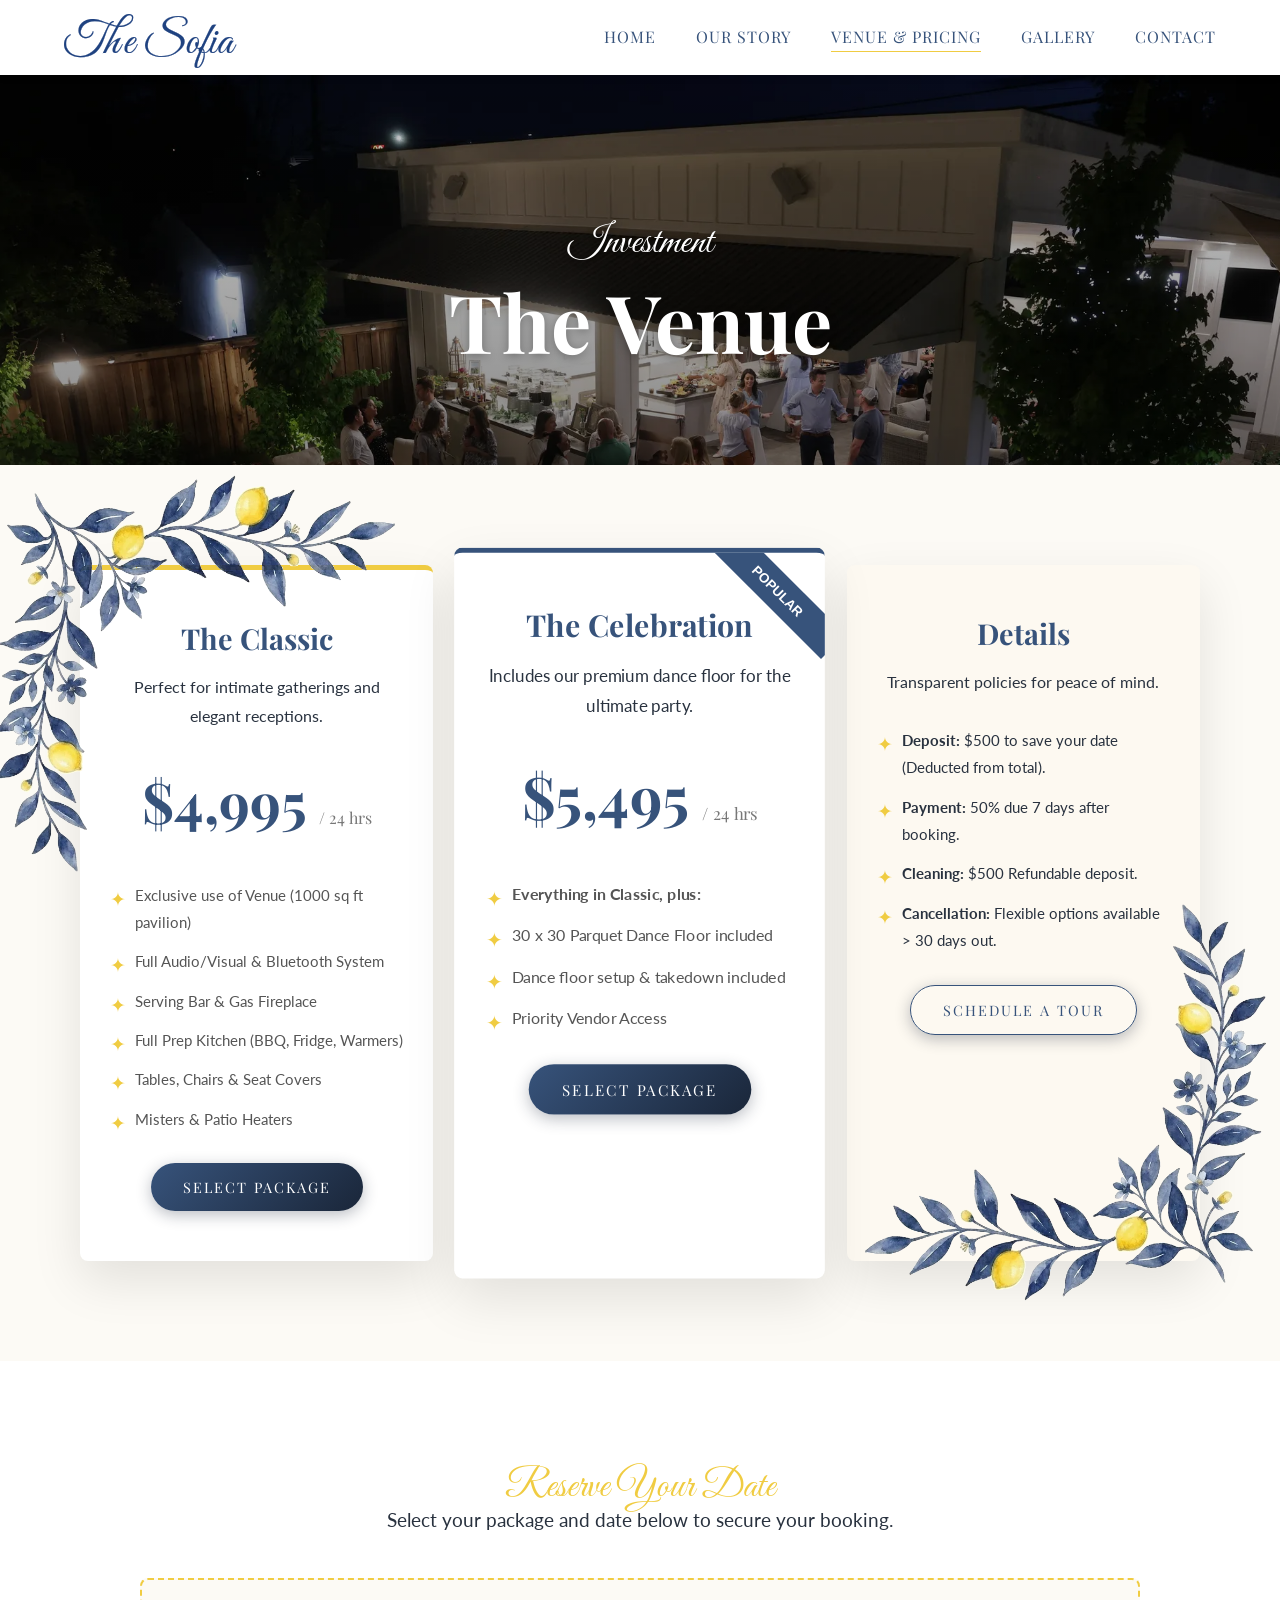
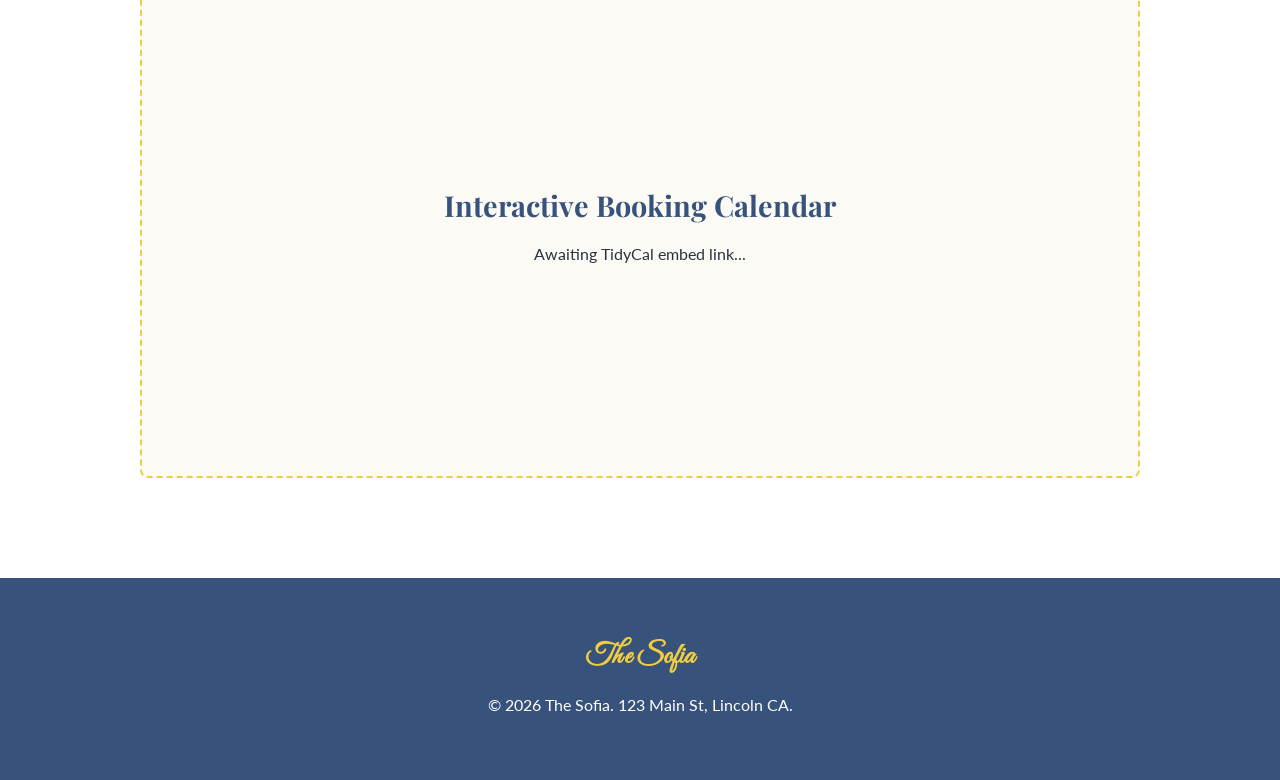
<file: venue.html>
<!DOCTYPE html>
<html lang="en">

<head>
    <meta charset="UTF-8">
    <meta name="viewport" content="width=device-width, initial-scale=1.0">
    <title>Venue & Investment | The Sofia</title>

    <link rel="preconnect" href="https://fonts.googleapis.com">
    <link rel="preconnect" href="https://fonts.gstatic.com" crossorigin>
    <link
        href="https://fonts.googleapis.com/css2?family=Great+Vibes&family=Lato:wght@300;400;700&family=Playfair+Display:ital,wght@0,400;0,700;1,400&display=swap"
        rel="stylesheet">

    <link rel="stylesheet" href="style.css?v=10">

    <style>
        .pricing-section {
            position: relative;
            z-index: 10;
            margin-top: -60px;
        }

        .pricing-card {
            background: white;
            padding: 50px 30px;
            border-radius: 8px;
            box-shadow: 0 20px 50px rgba(0, 0, 0, 0.1);
            text-align: center;
            border-top: 5px solid var(--secondary-color);
            position: relative;
            overflow: hidden;
        }

        .price {
            font-size: 3.5rem;
            color: var(--primary-color);
            font-family: var(--font-heading);
            margin: 20px 0;
            font-weight: 700;
        }

        .price span {
            font-size: 1rem;
            color: #777;
            font-weight: 400;
        }

        .amenity-check {
            text-align: left;
            margin: 30px 0;
            font-size: 0.95rem;
            color: #555;
        }

        .amenity-check li {
            margin-bottom: 12px;
            padding-left: 25px;
            position: relative;
        }

        .amenity-check li::before {
            content: '✦';
            color: var(--secondary-color);
            position: absolute;
            left: 0;
            font-size: 1.2rem;
        }
    </style>
</head>

<body>

    <header>
        <div class="container navbar">
            <div class="logo"><a href="index.html">The Sofia</a></div>
            <nav>
                <ul class="nav-links">
                    <li><a href="index.html">Home</a></li>
                    <li><a href="history.html">Our Story</a></li>
                    <li><a href="venue.html" class="active">Venue & Pricing</a></li>
                    <li><a href="gallery.html">Gallery</a></li>
                    <li><a href="contact.html">Contact</a></li>
                </ul>
                <div class="hamburger"><span>&#9776;</span></div>
            </nav>
        </div>
    </header>

    <!-- Page Header -->
    <section class="hero" style="height: 50vh; background-image: url('R6II3285.webp?v=3');">
        <div class="hero-content">
            <span class="script-text" style="color: white; text-shadow: 0 2px 5px rgba(0,0,0,0.5);">Investment</span>
            <h1>The Venue</h1>
        </div>
    </section>

    <!-- Pricing Packages -->
    <section class="section-padding pricing-section" style="position: relative; background-color: var(--background-color);">
        <div class="container" style="position: relative;">
            <!-- Decor perfectly framing the cards -->
            <div class="decor-element decor-vine-top-left" style="top: -170px; left: -140px;"></div>
            <div class="decor-element decor-lemon-bottom-right" style="bottom: -120px; right: -120px;"></div>

            <div class="grid-3" style="justify-content: center; gap: 30px; position: relative; z-index: 2;">

                <!-- Package 1 -->
                <div class="pricing-card">
                    <h3>The Classic</h3>
                    <p>Perfect for intimate gatherings and elegant receptions.</p>
                    <div class="price">$4,995 <span>/ 24 hrs</span></div>
                    <ul class="amenity-check">
                        <li>Exclusive use of Venue (1000 sq ft pavilion)</li>
                        <li>Full Audio/Visual & Bluetooth System</li>
                        <li>Serving Bar & Gas Fireplace</li>
                        <li>Full Prep Kitchen (BBQ, Fridge, Warmers)</li>
                        <li>Tables, Chairs & Seat Covers</li>
                        <li>Misters & Patio Heaters</li>
                    </ul>
                    <!-- Calendly/TidyCal Integration Hook -->
                    <button class="btn" onclick="document.getElementById('booking-section').scrollIntoView({behavior: 'smooth'})">Select Package</button>
                </div>

                <!-- Package 2 -->
                <div class="pricing-card"
                    style="transform: scale(1.05); border-color: var(--primary-color); z-index: 2;">
                    <div
                        style="background: var(--primary-color); color: white; padding: 5px 15px; position: absolute; top: 20px; right: -30px; transform: rotate(45deg); width: 150px; font-size: 0.8rem; font-weight: bold; font-family: sans-serif;">
                        POPULAR</div>
                    <h3>The Celebration</h3>
                    <p>Includes our premium dance floor for the ultimate party.</p>
                    <div class="price">$5,495 <span>/ 24 hrs</span></div>
                    <ul class="amenity-check">
                        <li><strong>Everything in Classic, plus:</strong></li>
                        <li>30 x 30 Parquet Dance Floor included</li>
                        <li>Dance floor setup & takedown included</li>
                        <li>Priority Vendor Access</li>
                    </ul>
                    <button class="btn" onclick="document.getElementById('booking-section').scrollIntoView({behavior: 'smooth'})">Select Package</button>
                </div>

                <!-- Deposits Info -->
                <div class="pricing-card" style="background: var(--accent-color); border: none;">
                    <h3>Details</h3>
                    <p style="margin-bottom: 20px;">Transparent policies for peace of mind.</p>
                    <ul class="amenity-check" style="color: var(--text-color);">
                        <li><strong>Deposit:</strong> $500 to save your date (Deducted from total).</li>
                        <li><strong>Payment:</strong> 50% due 7 days after booking.</li>
                        <li><strong>Cleaning:</strong> $500 Refundable deposit.</li>
                        <li><strong>Cancellation:</strong> Flexible options available > 30 days out.</li>
                    </ul>
                    <button class="btn btn-secondary" onclick="document.getElementById('booking-section').scrollIntoView({behavior: 'smooth'})">Schedule a Tour</button>
                </div>

            </div>
        </div>
    </section>

    <!-- Booking Section -->
    <section id="booking-section" class="section-padding" style="background-color: var(--white);">
        <div class="container text-center">
            <h2 class="script-text" style="color: var(--secondary-color);">Reserve Your Date</h2>
            <p style="font-size: 1.2rem; margin-bottom: 40px; max-width: 600px; margin-left: auto; margin-right: auto;">
                Select your package and date below to secure your booking. 
            </p>
            
            <!-- TidyCal Embed Placeholder -->
            <div id="tidycal-embed" style="max-width: 1000px; margin: 0 auto; min-height: 500px; border: 2px dashed var(--secondary-color); padding: 50px; background: var(--background-color); border-radius: 8px; display: flex; flex-direction: column; justify-content: center; align-items: center;">
                <h3 style="color: var(--primary-color);">Interactive Booking Calendar</h3>
                <p style="color: var(--text-color);">Awaiting TidyCal embed link...</p>
            </div>
            
        </div>
    </section>

    <!-- Footer -->
    <footer style="background-color: var(--primary-color); color: var(--white); padding: 60px 0; text-align: center;">
        <div class="container">
            <h3 style="color: var(--secondary-color); font-family: var(--font-script);">The Sofia</h3>
            <p>&copy; 2026 The Sofia. 123 Main St, Lincoln CA.</p>
        </div>
    </footer>

    <script src="script.js"></script>
</body>

</html>
</file>
<file: style.css>
/* Global Styles & Variables */
:root {
    /* Watercolor Blue Palette */
    --primary-dark: #1A2639; /* Dark neutral indigo */
    --primary-color: #37537B; /* Muted, faded blue */
    --primary-light: #7B95B7; /* Light dusty blue */
    
    /* Watercolor Yellow Palette */
    --secondary-dark: #CCA01D; /* Deep mustard */
    --secondary-color: #F0CC42; /* Softer lemon */
    --secondary-light: #FEF6C9; /* Pale yellow */

    --accent-color: #FDF9F1; /* Warm textured paper feel */
    --text-color: #29323F; /* Softened dark slate */
    --background-color: #FCFAF5; /* Warm cream */
    --white: #FFFFFF;
    --font-heading: 'Playfair Display', serif;
    --font-body: 'Lato', sans-serif;
    --font-script: 'Great Vibes', cursive;
    --spacing-sm: 8px;
    --spacing-md: 16px;
    --spacing-lg: 32px;
    --spacing-xl: 64px;
    --border-radius: 8px;
    --box-shadow: 0 10px 30px rgba(0, 0, 0, 0.08);
}

@keyframes fadeIn {
    from {
        opacity: 0;
        transform: translateY(20px);
    }

    to {
        opacity: 1;
        transform: translateY(0);
    }
}

* {
    margin: 0;
    padding: 0;
    box-sizing: border-box;
}

body {
    font-family: var(--font-body);
    background-color: var(--background-color);
    color: var(--text-color);
    line-height: 1.8;
    overflow-x: hidden;
}

h1,
h2,
h3,
h4 {
    font-family: var(--font-heading);
    color: var(--primary-color);
    margin-bottom: var(--spacing-md);
    line-height: 1.3;
}

h1 {
    font-size: 3.5rem;
}

h2 {
    font-size: 2.8rem;
}

h3 {
    font-size: 1.8rem;
}

.script-text {
    font-family: var(--font-script);
    color: var(--secondary-dark); /* Using the deeper yellow for better readability */
    font-size: 2.5rem;
    /* Larger for impact */
    font-weight: normal;
    display: block;
    margin-bottom: -10px;
    /* Slight overlap for style */
}

a {
    text-decoration: none;
    color: inherit;
    transition: all 0.3s ease;
}

ul {
    list-style: none;
}

img {
    max-width: 100%;
    height: auto;
    display: block;
}

/* Utilities */
.container {
    width: 90%;
    max-width: 1200px;
    margin: 0 auto;
    padding: 0 var(--spacing-md);
}

.btn {
    display: inline-block;
    padding: 14px 32px;
    background: linear-gradient(135deg, var(--primary-color), var(--primary-dark));
    color: var(--white);
    font-family: var(--font-heading);
    text-transform: uppercase;
    letter-spacing: 2px;
    border: none;
    border-radius: 50px;
    /* Pill shape */
    transition: all 0.4s ease;
    cursor: pointer;
    font-size: 0.9rem;
    box-shadow: 0 4px 15px rgba(26, 38, 57, 0.3);
}

.btn:hover {
    background: linear-gradient(135deg, var(--secondary-color), var(--secondary-dark));
    color: var(--white);
    transform: translateY(-2px);
    box-shadow: 0 8px 25px rgba(204, 160, 29, 0.4);
}

.btn-secondary {
    background: transparent;
    color: var(--primary-color);
    border: 1px solid var(--primary-color);
}

.btn-secondary:hover {
    background: linear-gradient(135deg, var(--primary-color), var(--primary-dark));
    color: var(--white);
}

.section-padding {
    padding: 100px 0;
}

.text-center {
    text-align: center;
}

/* Header & Navigation */
header {
    background-color: rgba(255, 255, 255, 0.95);
    backdrop-filter: blur(10px);
    box-shadow: 0 2px 10px rgba(0, 0, 0, 0.05);
    position: sticky;
    top: 0;
    z-index: 1000;
    transition: all 0.3s ease;
}

.glow-text {
    text-shadow: 0 0 15px rgba(252, 251, 249, 1), 0 0 30px rgba(252, 251, 249, 1), 0 0 45px rgba(252, 251, 249, 1);
}

.navbar {
    display: flex;
    justify-content: space-between;
    align-items: center;
    padding: 15px 0;
}

.logo a {
    font-family: var(--font-script);
    font-size: 2.8rem;
    -webkit-text-stroke: 0.2px #1F4280;
    color: #1F4280;
    text-decoration: none;
    line-height: 1;
    display: inline-block;
    position: relative;
    top: 6px;
    transition: opacity 0.3s ease, transform 0.2s ease;
}

.logo a:hover {
    opacity: 0.85;
    transform: scale(1.02);
}

.logo img {
    height: 70px;
    border-radius: 4px;
    display: block;
}

.nav-links {
    display: flex;
    gap: 40px;
}

.nav-links a {
    font-family: var(--font-heading);
    font-size: 1rem;
    color: var(--primary-color);
    text-transform: uppercase;
    letter-spacing: 1px;
    position: relative;
}

.nav-links a::after {
    content: '';
    position: absolute;
    width: 0;
    height: 1px;
    bottom: -5px;
    left: 50%;
    transform: translateX(-50%);
    background-color: var(--secondary-color);
    transition: width 0.3s ease;
}

.nav-links a:hover::after,
.nav-links a.active::after {
    width: 100%;
}

.hamburger {
    display: none;
    cursor: pointer;
    color: var(--primary-color);
    font-size: 1.8rem;
}

/* Hero Section with Parallax */
.hero {
    height: 90vh;
    background-attachment: fixed;
    background-position: center;
    background-repeat: no-repeat;
    background-size: cover;
    display: flex;
    align-items: center;
    justify-content: center;
    text-align: center;
    color: var(--white);
    position: relative;
}

.hero::before {
    content: '';
    position: absolute;
    top: 0;
    left: 0;
    right: 0;
    bottom: 0;
    background: linear-gradient(rgba(0, 0, 0, 0.2), rgba(0, 0, 0, 0.5));
    /* Subtle overlay */
}

.hero-content {
    position: relative;
    z-index: 1;
    animation: fadeIn 1.5s ease-out;
}

.hero-content h1 {
    font-size: 5rem;
    color: var(--white);
    text-shadow: 0 2px 10px rgba(0, 0, 0, 0.3);
    margin-bottom: 20px;
}

.hero-content p {
    font-size: 1.8rem;
    font-style: italic;
    font-family: var(--font-heading);
    margin-bottom: 40px;
}

/* Feature Cards */
.grid-3 {
    display: grid;
    grid-template-columns: repeat(3, 1fr);
    gap: 40px;
}

.feature-card {
    background: linear-gradient(to bottom right, rgba(255, 255, 255, 0.6), rgba(240, 244, 248, 0.4));
    backdrop-filter: blur(10px);
    -webkit-backdrop-filter: blur(10px);
    padding: 40px 30px;
    border: 1px solid rgba(255, 255, 255, 0.5);
    /* Subtle White/Glass Border */
    text-align: center;
    transition: all 0.5s ease;
    animation: fadeIn 1s ease-out;
    animation-fill-mode: both;
    box-shadow: 0 8px 32px rgba(0, 0, 0, 0.05);
}

.feature-card:hover {
    transform: translateY(-10px);
    box-shadow: var(--box-shadow);
    border-color: var(--secondary-color);
}

.feature-icon {
    font-size: 2.5rem;
    color: var(--secondary-color);
    margin-bottom: 20px;
    display: block;
}

/* Masonry Gallery */
.masonry-grid {
    column-count: 3;
    column-gap: 20px;
}

.masonry-item {
    break-inside: avoid;
    margin-bottom: 20px;
}

.masonry-item img {
    border-radius: var(--border-radius);
    transition: transform 0.5s ease;
    width: 100%;
}

.masonry-item:hover img {
    transform: scale(1.02);
    box-shadow: var(--box-shadow);
}

/* Contact Page Layout */
.contact-grid {
    display: grid;
    grid-template-columns: 2fr 1fr;
    gap: 60px;
    align-items: start;
}
.form-row {
    display: grid;
    grid-template-columns: 1fr 1fr;
    gap: 20px;
}

/* Responsive */
@media (max-width: 768px) {
    .nav-links {
        position: fixed;
        background-color: var(--white);
        flex-direction: column;
        top: 80px;
        left: 0;
        right: 0;
        text-align: center;
        padding: 40px;
        transform: translateY(-150%);
        transition: transform 0.5s ease;
        box-shadow: var(--box-shadow);
    }

    .nav-links.active {
        transform: translateY(0);
    }

    .hamburger {
        display: block;
    }

    .hero-content h1 {
        font-size: 3rem;
    }

    .logo a {
        font-size: 2.2rem;
        top: 4px;
    }

    .grid-3, .contact-grid, .form-row {
        grid-template-columns: 1fr;
    }

    .masonry-grid {
        column-count: 1;
    }

    .mobile-only-decor {
        display: block !important;
    }

    /* Move bottom-right vine down slightly on mobile so it doesn't overlap text aggressively */
    .decor-lemon-bottom-right {
        bottom: -200px !important;
        right: -120px !important;
    }

    /* Simplify text shadows on mobile to save GPU cycles */
    .glow-text {
        text-shadow: 0 0 15px rgba(252, 251, 249, 1) !important;
    }

    /* Disable severe mobile performance killer (parallax repainting) */
    * {
        background-attachment: scroll !important;
    }
}

html, body {
    position: relative;
    overflow-x: hidden;
    max-width: 100%;
    width: 100%;
}


/* Layout Specific Decorative Elements */
.mobile-only-decor {
    display: none;
}

.decor-element {
    position: absolute;
    background-size: contain;
    background-repeat: no-repeat;
    pointer-events: none;
    z-index: 3;
    opacity: 0.9;
}

.decor-vine-top-left {
    background-image: url('combined_decor_transparent.webp?v=4');
    width: 550px;
    height: 550px;
    transform: rotate(180deg);
}

.decor-vine-top-right {
    background-image: url('combined_decor_transparent.webp?v=4');
    width: 550px;
    height: 550px;
    transform: rotate(-90deg);
}

.decor-lemon-bottom-right {
    background-image: url('combined_decor_transparent.webp?v=4');
    width: 550px;
    height: 550px;
    transform: rotate(0deg);
}

.decor-vine-diagonal {
    background-image: url('sparse_diagonal_transparent.webp?v=4');
    width: 900px;
    height: 900px;
    background-position: center center;
    background-size: contain;
}

.decor-garland-container {
    position: relative;
    width: 100%;
    max-width: 1000px;
    height: 140px;
    margin: 10px auto 10px auto;
    display: flex;
    justify-content: center;
    align-items: center;
}

.decor-garland-img {
    width: 100%;
    height: 100%;
    background-image: url('user_horizontal_garland_transparent.webp?v=4');
    background-size: contain;
    background-position: center;
    background-repeat: no-repeat;
    opacity: 0.9;
}
/* Ensure content sits above the decor */
.container, footer, .hero-content {
    position: relative;
    z-index: 2;
}

/* Lightbox Styles */
.lightbox {
    display: none;
    position: fixed;
    z-index: 9999;
    padding-top: 50px;
    left: 0;
    top: 0;
    width: 100%;
    height: 100%;
    overflow: auto;
    background-color: rgba(0, 0, 0, 0.9);
    backdrop-filter: blur(5px);
    -webkit-backdrop-filter: blur(5px);
}

.lightbox-content-wrapper {
    position: relative;
    margin: auto;
    display: flex;
    justify-content: center;
    align-items: center;
    width: 90%;
    height: 85vh;
}

.lightbox-content {
    max-height: 100%;
    max-width: 100%;
    object-fit: contain;
    animation: zoom 0.3s;
    box-shadow: 0 4px 20px rgba(0,0,0,0.5);
    border-radius: 4px;
}

@keyframes zoom {
    from {transform:scale(0.9)} 
    to {transform:scale(1)}
}

.lightbox-close {
    position: absolute;
    top: 20px;
    right: 35px;
    color: #f1f1f1;
    font-size: 40px;
    font-weight: bold;
    transition: 0.3s;
    cursor: pointer;
    z-index: 10000;
}

.lightbox-close:hover,
.lightbox-close:focus {
    color: var(--secondary-color);
    text-decoration: none;
    cursor: pointer;
}

.lightbox-prev, .lightbox-next {
    cursor: pointer;
    position: absolute;
    top: 50%;
    width: auto;
    padding: 16px;
    margin-top: -50px;
    color: white;
    font-weight: bold;
    font-size: 30px;
    transition: 0.3s ease;
    border-radius: 0 3px 3px 0;
    user-select: none;
    -webkit-user-select: none;
    z-index: 10000;
}

.lightbox-next {
    right: 0;
    border-radius: 3px 0 0 3px;
}

.lightbox-prev {
    left: 0;
}

.lightbox-prev:hover, .lightbox-next:hover {
    color: var(--secondary-color);
}
</file>
